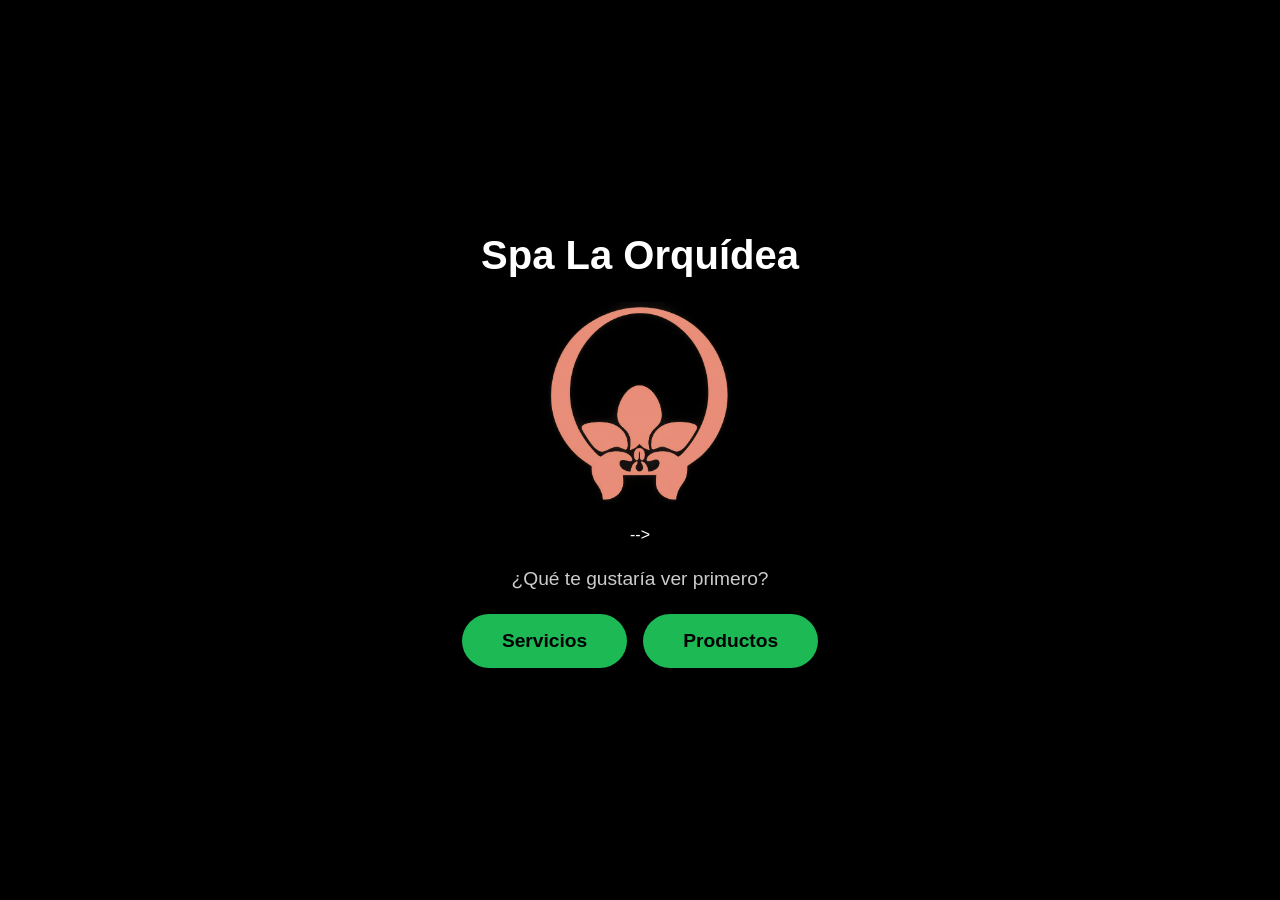
<file: index.html>
<!DOCTYPE html>
<html lang="es">
<head>
  <meta charset="UTF-8">
  <meta name="viewport" content="width=device-width, initial-scale=1.0">
  <title>Spa Orquídea</title>
  <link rel="stylesheet" href="estilos.css">
</head>
<body>

  <main class="portada">
    <h1 class="nombre">Spa La Orquídea</h1>
     <img src="WhatsApp Image 2026-10-23 at 6.27.53 PM.jpeg" alt="Logo de Spa Orquídea" class="logo"> -->

    <p class="pregunta">¿Qué te gustaría ver primero?</p>

    <div class="opciones">
      <a href="servicios.html" class="boton">Servicios</a>
      <a href="productos.html" class="boton">Productos</a>
    </div>
  </main>

</body>
</html>
</file>
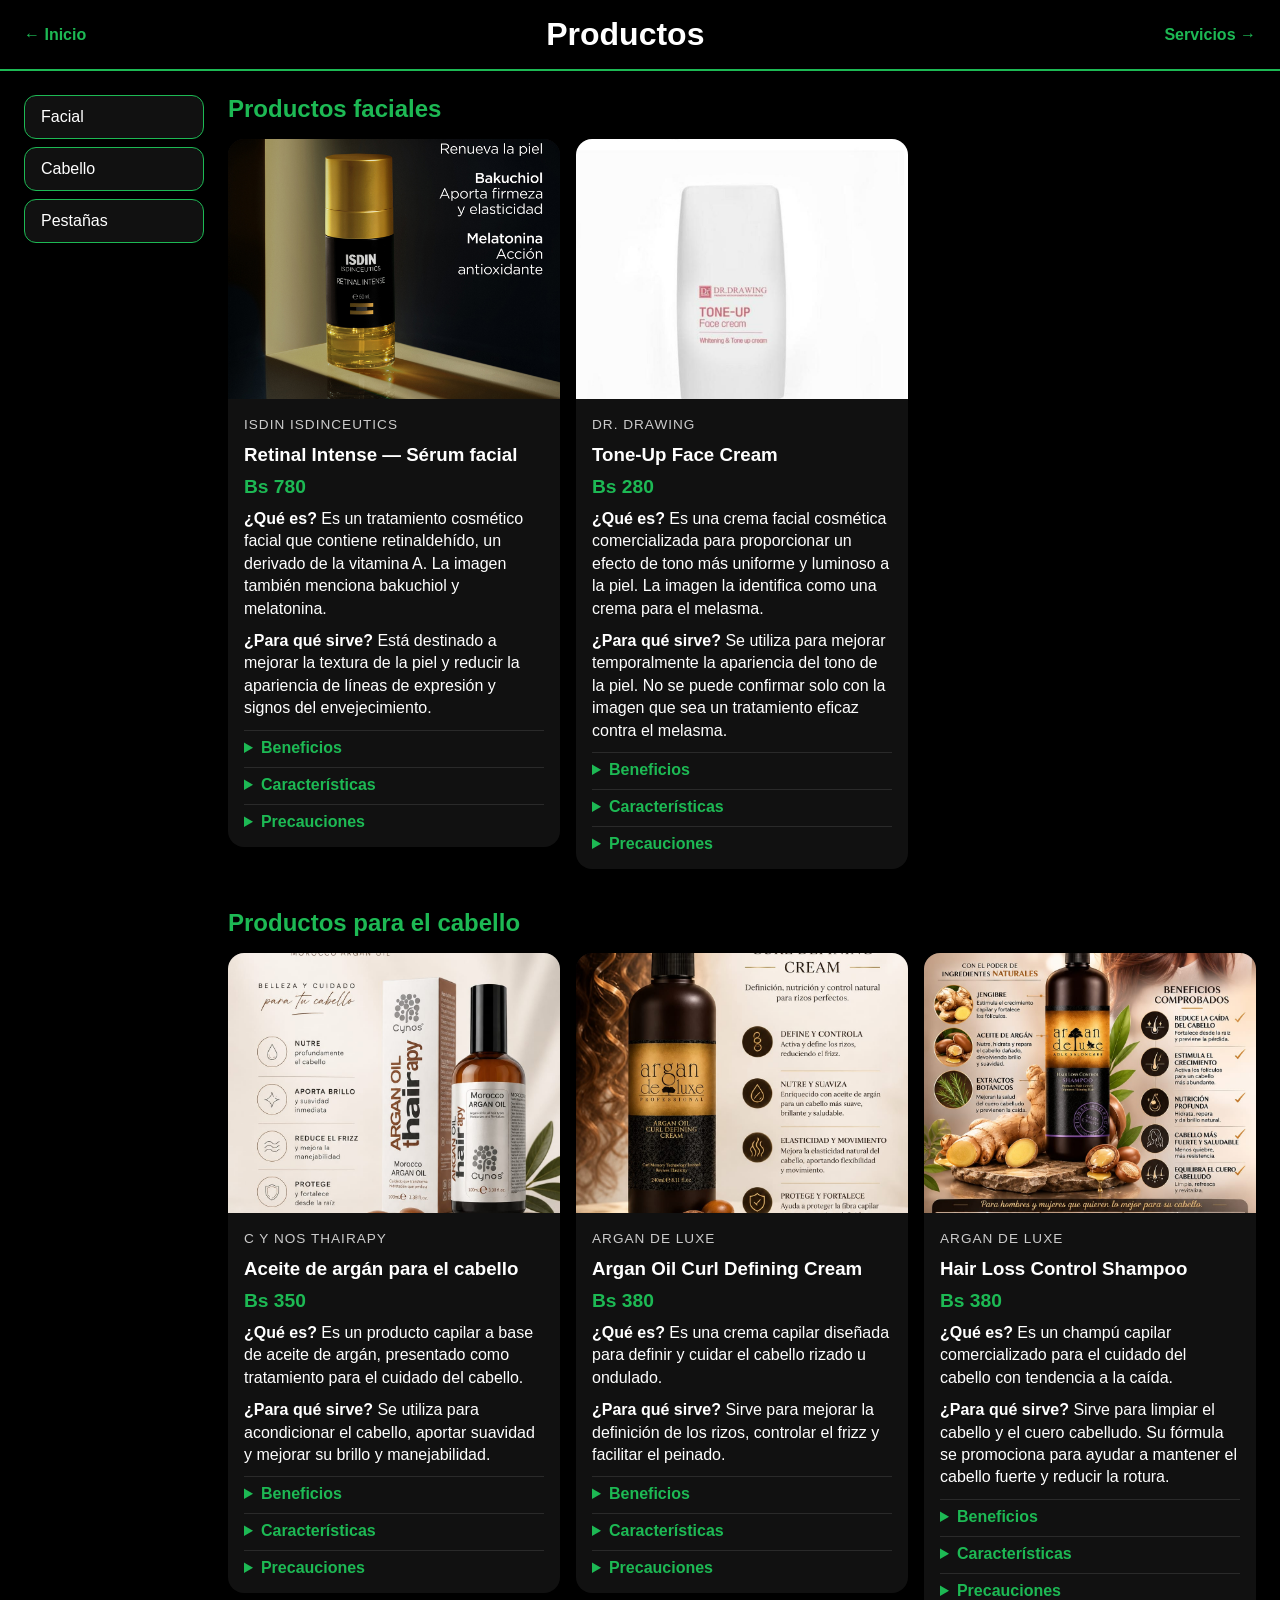
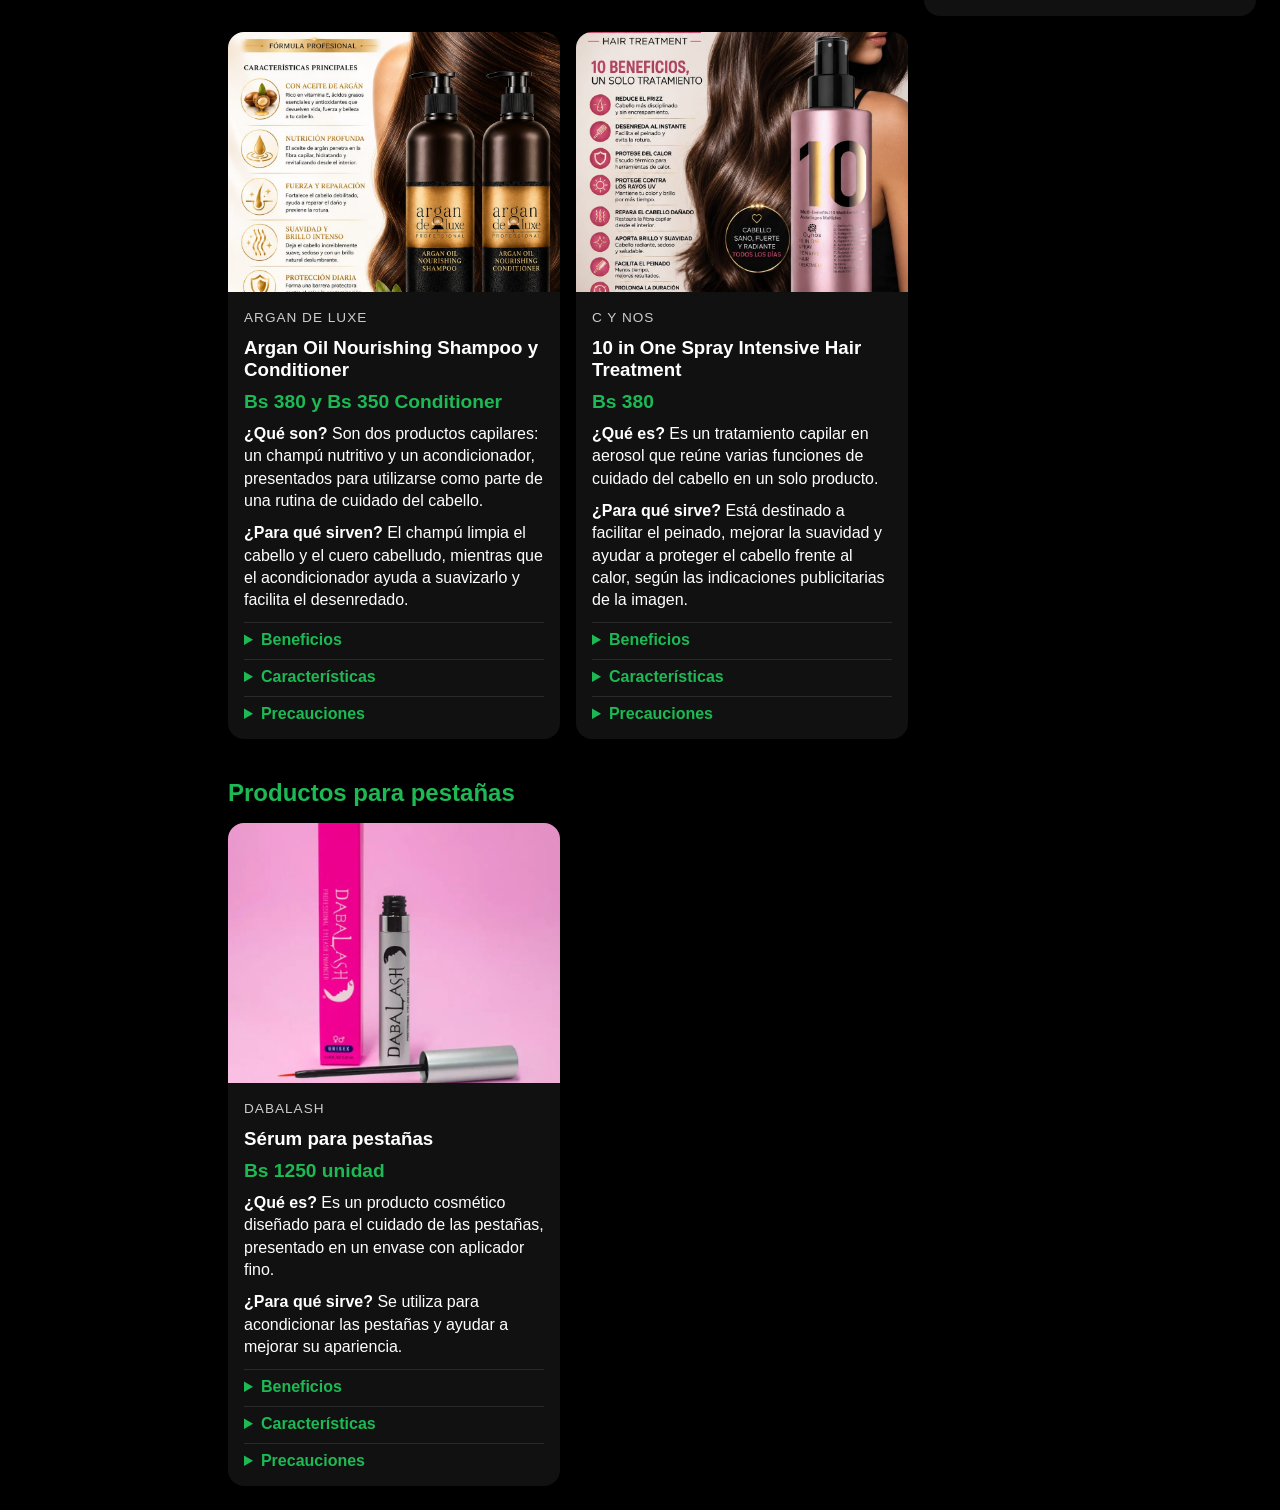
<file: productos.html>
<!DOCTYPE html>
<html lang="es">
<head>
  <meta charset="UTF-8">
  <meta name="viewport" content="width=device-width, initial-scale=1.0">
  <title>Productos - Spa Orquídea</title>
  <link rel="stylesheet" href="estilos.css">
</head>
<body>

  <!-- Barra superior con enlaces para moverse entre páginas -->
  <header class="encabezado">
    <a href="index.html" class="volver">← Inicio</a>
    <h1>Productos</h1>
    <a href="servicios.html" class="volver">Servicios →</a>
  </header>

  <div class="contenido">

    <!-- Menú lateral: cada enlace lleva a una sección por su id -->
    <nav class="menu-lateral">
      <a href="#facial">Facial</a>
      <a href="#cabello">Cabello</a>
      <a href="#pestanas">Pestañas</a>
    </nav>

    <main class="secciones">

      <section id="facial">
        <h2>Productos faciales</h2>
        <div class="lista-productos">
        <article class="producto">
          <div class="producto-imagen">
            <!-- Pon aquí la foto del producto: imagenes/productos/isdin-retinal-intense.jpg -->
            <img src="isidin.jpg" alt="ISDIN Isdinceutics Retinal Intense — Sérum facial" loading="lazy">
          </div>
          <div class="producto-info">
            <p class="marca">ISDIN Isdinceutics</p>
            <h3>Retinal Intense — Sérum facial</h3>
            <!-- Cambia 00 por el precio cuando lo tengas -->
            <span class="precio">Bs 780</span>
            <p><strong>¿Qué es?</strong> Es un tratamiento cosmético facial que contiene retinaldehído, un derivado de la vitamina A. La imagen también menciona bakuchiol y melatonina.</p>
            <p><strong>¿Para qué sirve?</strong> Está destinado a mejorar la textura de la piel y reducir la apariencia de líneas de expresión y signos del envejecimiento.</p>
            <details>
              <summary>Beneficios</summary>
              <ul>
              <li>Favorece la renovación de la superficie de la piel.</li>
              <li>Puede mejorar la textura y uniformidad del rostro.</li>
              <li>Ayuda a suavizar la apariencia de las líneas finas.</li>
              <li>Sus ingredientes antioxidantes contribuyen a proteger la piel frente al estrés oxidativo.</li>
              </ul>
            </details>
            <details>
              <summary>Características</summary>
              <ul>
              <li>Presentación en frasco con dosificador.</li>
              <li>Envase negro y dorado.</li>
              <li>Fórmula que incluye retinaldehído, según la imagen.</li>
              </ul>
            </details>
            <details>
              <summary>Precauciones</summary>
              <ul>
              <li>Puede causar irritación, sequedad, enrojecimiento o descamación.</li>
              <li>Utilizar protector solar durante el día.</li>
              <li>No combinarlo por cuenta propia con otros retinoides o exfoliantes fuertes.</li>
              <li>En adolescentes, conviene consultar con un dermatólogo antes de utilizar un tratamiento con retinaldehído.</li>
              </ul>
            </details>
          </div>
        </article>

        <article class="producto">
          <div class="producto-imagen">
            <!-- Pon aquí la foto del producto: imagenes/productos/tone-up-face-cream.jpg -->
            <img src="toneup.jpg" alt="Dr. Drawing Tone-Up Face Cream" loading="lazy">
          </div>
          <div class="producto-info">
            <p class="marca">Dr. Drawing</p>
            <h3>Tone-Up Face Cream</h3>
            <!-- Cambia 00 por el precio cuando lo tengas -->
            <span class="precio">Bs 280</span>
            <p><strong>¿Qué es?</strong> Es una crema facial cosmética comercializada para proporcionar un efecto de tono más uniforme y luminoso a la piel. La imagen la identifica como una crema para el melasma.</p>
            <p><strong>¿Para qué sirve?</strong> Se utiliza para mejorar temporalmente la apariencia del tono de la piel. No se puede confirmar solo con la imagen que sea un tratamiento eficaz contra el melasma.</p>
            <details>
              <summary>Beneficios</summary>
              <ul>
              <li>Puede aportar luminosidad al rostro.</li>
              <li>Puede ayudar a que el tono se vea más uniforme temporalmente.</li>
              <li>Puede mejorar la apariencia de la piel, dependiendo de su fórmula.</li>
              <li>Puede funcionar como producto cosmético de acabado, según sus ingredientes.</li>
              </ul>
            </details>
            <details>
              <summary>Características</summary>
              <ul>
              <li>Presentación en tubo blanco.</li>
              <li>Nombre comercial: Tone-Up Face Cream.</li>
              <li>La etiqueta incluye las expresiones Whitening y Tone up cream.</li>
              </ul>
            </details>
            <details>
              <summary>Precauciones</summary>
              <ul>
              <li>Revisar la lista de ingredientes y la procedencia del producto.</li>
              <li>Realizar una prueba en una zona pequeña antes de aplicarlo en todo el rostro.</li>
              <li>Utilizar protector solar para prevenir el empeoramiento de las manchas.</li>
              <li>Si se tiene melasma, consultar a un dermatólogo antes de utilizar productos despigmentantes.</li>
              </ul>
            </details>
          </div>
        </article>
        </div>
      </section>
      <section id="cabello">
        <h2>Productos para el cabello</h2>
        <div class="lista-productos">
        <article class="producto">
          <div class="producto-imagen">
            <!-- Pon aquí la foto del producto: imagenes/productos/cynos-aceite-argan.jpg -->
            <img src="aceite.jpg" alt="C y nos Thairapy Aceite de argán para el cabello" loading="lazy">
          </div>
          <div class="producto-info">
            <p class="marca">C y nos Thairapy</p>
            <h3>Aceite de argán para el cabello</h3>
            <!-- Cambia 00 por el precio cuando lo tengas -->
            <span class="precio">Bs 350</span>
            <p><strong>¿Qué es?</strong> Es un producto capilar a base de aceite de argán, presentado como tratamiento para el cuidado del cabello.</p>
            <p><strong>¿Para qué sirve?</strong> Se utiliza para acondicionar el cabello, aportar suavidad y mejorar su brillo y manejabilidad.</p>
            <details>
              <summary>Beneficios</summary>
              <ul>
              <li>Ayuda a suavizar el cabello seco.</li>
              <li>Aporta brillo y facilita el peinado.</li>
              <li>Puede reducir la apariencia del frizz.</li>
              <li>Ayuda a mejorar la sensación de suavidad y flexibilidad.</li>
              </ul>
            </details>
            <details>
              <summary>Características</summary>
              <ul>
              <li>Presentación en frasco de 100 ml.</li>
              <li>Contiene aceite de argán, según el envase.</li>
              <li>Producto de uso capilar.</li>
              </ul>
            </details>
            <details>
              <summary>Precauciones</summary>
              <ul>
              <li>Evitar el contacto con los ojos.</li>
              <li>Aplicar una cantidad moderada para evitar que el cabello quede grasoso.</li>
              <li>Comprobar los ingredientes si se tiene sensibilidad a algún componente.</li>
              <li>Seguir las instrucciones del fabricante.</li>
              </ul>
            </details>
          </div>
        </article>

        <article class="producto">
          <div class="producto-imagen">
            <!-- Pon aquí la foto del producto: imagenes/productos/argan-curl-cream.jpg -->
            <img src="rulos.jpg" alt="Argan de Luxe Argan Oil Curl Defining Cream" loading="lazy">
          </div>
          <div class="producto-info">
            <p class="marca">Argan de Luxe</p>
            <h3>Argan Oil Curl Defining Cream</h3>
            <!-- Cambia 00 por el precio cuando lo tengas -->
            <span class="precio">Bs 380</span>
            <p><strong>¿Qué es?</strong> Es una crema capilar diseñada para definir y cuidar el cabello rizado u ondulado.</p>
            <p><strong>¿Para qué sirve?</strong> Sirve para mejorar la definición de los rizos, controlar el frizz y facilitar el peinado.</p>
            <details>
              <summary>Beneficios</summary>
              <ul>
              <li>Ayuda a definir los rizos.</li>
              <li>Aporta suavidad y brillo.</li>
              <li>Facilita el manejo del cabello.</li>
              <li>Ayuda a mantener la flexibilidad y apariencia de los rizos.</li>
              </ul>
            </details>
            <details>
              <summary>Características</summary>
              <ul>
              <li>Presentación en frasco de 240 ml.</li>
              <li>Fórmula con aceite de argán, según la etiqueta.</li>
              <li>Crema diseñada para cabellos rizados u ondulados.</li>
              </ul>
            </details>
            <details>
              <summary>Precauciones</summary>
              <ul>
              <li>Evitar el contacto con los ojos.</li>
              <li>No aplicar cantidades excesivas para evitar que el cabello quede pesado.</li>
              <li>Comprobar la tolerancia del cuero cabelludo a sus ingredientes.</li>
              <li>Seguir las indicaciones del envase.</li>
              </ul>
            </details>
          </div>
        </article>

        <article class="producto">
          <div class="producto-imagen">
            <!-- Pon aquí la foto del producto: imagenes/productos/argan-hair-loss-shampoo.jpg -->
            <img src="caidacabello.jpg" alt="Argan de Luxe Hair Loss Control Shampoo" loading="lazy">
          </div>
          <div class="producto-info">
            <p class="marca">Argan de Luxe</p>
            <h3>Hair Loss Control Shampoo</h3>
            <!-- Cambia 00 por el precio cuando lo tengas -->
            <span class="precio">Bs 380</span>
            <p><strong>¿Qué es?</strong> Es un champú capilar comercializado para el cuidado del cabello con tendencia a la caída.</p>
            <p><strong>¿Para qué sirve?</strong> Sirve para limpiar el cabello y el cuero cabelludo. Su fórmula se promociona para ayudar a mantener el cabello fuerte y reducir la rotura.</p>
            <details>
              <summary>Beneficios</summary>
              <ul>
              <li>Elimina la suciedad y el exceso de grasa.</li>
              <li>Ayuda a mantener el cabello limpio.</li>
              <li>Puede mejorar la suavidad y manejabilidad del cabello.</li>
              <li>Ayuda a reducir la rotura asociada al daño capilar.</li>
              </ul>
            </details>
            <details>
              <summary>Características</summary>
              <ul>
              <li>Presentación en frasco con dispensador.</li>
              <li>La imagen menciona aceite de argán, jengibre y extractos botánicos.</li>
              <li>Está comercializado como champú para el control de la caída.</li>
              </ul>
            </details>
            <details>
              <summary>Precauciones</summary>
              <ul>
              <li>Evitar el contacto con los ojos.</li>
              <li>Suspender su uso si produce picazón o irritación.</li>
              <li>Seguir las instrucciones de aplicación.</li>
              <li>La publicidad no garantiza que detenga la caída ni que estimule el crecimiento; una caída persistente requiere valoración profesional.</li>
              </ul>
            </details>
          </div>
        </article>

        <article class="producto">
          <div class="producto-imagen">
            <!-- Pon aquí la foto del producto: imagenes/productos/argan-nourishing-shampoo-conditioner.jpg -->
            <img src="shampooacondiciomador.jpg" alt="Argan de Luxe Argan Oil Nourishing Shampoo y Conditioner" loading="lazy">
          </div>
          <div class="producto-info">
            <p class="marca">Argan de Luxe</p>
            <h3>Argan Oil Nourishing Shampoo y Conditioner</h3>
            <!-- Cambia 00 por el precio cuando lo tengas -->
            <span class="precio">Bs 380 y Bs 350 Conditioner</span>
            <p><strong>¿Qué son?</strong> Son dos productos capilares: un champú nutritivo y un acondicionador, presentados para utilizarse como parte de una rutina de cuidado del cabello.</p>
            <p><strong>¿Para qué sirven?</strong> El champú limpia el cabello y el cuero cabelludo, mientras que el acondicionador ayuda a suavizarlo y facilita el desenredado.</p>
            <details>
              <summary>Beneficios</summary>
              <ul>
              <li>Ayudan a mejorar la suavidad del cabello.</li>
              <li>Aportan brillo y facilitan el peinado.</li>
              <li>El acondicionador ayuda a reducir los enredos.</li>
              <li>Pueden mejorar la apariencia del cabello seco o dañado.</li>
              </ul>
            </details>
            <details>
              <summary>Características</summary>
              <ul>
              <li>Ambos productos se presentan en frascos de 500 ml.</li>
              <li>Contienen aceite de argán, según las etiquetas.</li>
              <li>El champú está formulado para limpiar y el acondicionador para acondicionar el cabello.</li>
              </ul>
            </details>
            <details>
              <summary>Precauciones</summary>
              <ul>
              <li>Evitar el contacto con los ojos.</li>
              <li>Enjuagar bien después del lavado.</li>
              <li>Aplicar el acondicionador principalmente de medios a puntas si el cuero cabelludo es graso.</li>
              <li>Suspender su uso si produce irritación.</li>
              </ul>
            </details>
          </div>
        </article>

        <article class="producto">
          <div class="producto-imagen">
            <!-- Pon aquí la foto del producto: imagenes/productos/cynos-10-in-1-spray.jpg -->
            <img src="spary.jpg" alt="C y nos 10 in One Spray Intensive Hair Treatment" loading="lazy">
          </div>
          <div class="producto-info">
            <p class="marca">C y nos</p>
            <h3>10 in One Spray Intensive Hair Treatment</h3>
            <!-- Cambia 00 por el precio cuando lo tengas -->
            <span class="precio">Bs 380</span>
            <p><strong>¿Qué es?</strong> Es un tratamiento capilar en aerosol que reúne varias funciones de cuidado del cabello en un solo producto.</p>
            <p><strong>¿Para qué sirve?</strong> Está destinado a facilitar el peinado, mejorar la suavidad y ayudar a proteger el cabello frente al calor, según las indicaciones publicitarias de la imagen.</p>
            <details>
              <summary>Beneficios</summary>
              <ul>
              <li>Ayuda a controlar el frizz.</li>
              <li>Facilita el desenredado.</li>
              <li>Aporta suavidad y brillo.</li>
              <li>Puede ayudar a reducir la rotura durante el peinado.</li>
              <li>Ofrece protección térmica si su fórmula está indicada para ello.</li>
              </ul>
            </details>
            <details>
              <summary>Características</summary>
              <ul>
              <li>Presentación en frasco de 200 ml con atomizador.</li>
              <li>Producto capilar sin enjuague, según el formato mostrado.</li>
              <li>La imagen promociona diez beneficios en un solo tratamiento.</li>
              </ul>
            </details>
            <details>
              <summary>Precauciones</summary>
              <ul>
              <li>Evitar el contacto con los ojos.</li>
              <li>No inhalar directamente el producto pulverizado.</li>
              <li>Comprobar las instrucciones antes de utilizarlo con herramientas de calor.</li>
              <li>No asumir que protege contra el calor o los rayos UV sin verificar la etiqueta del producto original.</li>
              </ul>
            </details>
          </div>
        </article>
        </div>
      </section>
      <section id="pestanas">
        <h2>Productos para pestañas</h2>
        <div class="lista-productos">
        <article class="producto">
          <div class="producto-imagen">
            <!-- Pon aquí la foto del producto: imagenes/productos/dabalash.jpg -->
            <img src="dabalash.jpg" alt="Dabalash Sérum para pestañas" loading="lazy">
          </div>
          <div class="producto-info">
            <p class="marca">Dabalash</p>
            <h3>Sérum para pestañas</h3>
            <!-- Cambia 00 por el precio cuando lo tengas -->
            <span class="precio">Bs 1250 unidad</span>
            <p><strong>¿Qué es?</strong> Es un producto cosmético diseñado para el cuidado de las pestañas, presentado en un envase con aplicador fino.</p>
            <p><strong>¿Para qué sirve?</strong> Se utiliza para acondicionar las pestañas y ayudar a mejorar su apariencia.</p>
            <details>
              <summary>Beneficios</summary>
              <ul>
              <li>Ayuda a mantener las pestañas acondicionadas.</li>
              <li>Puede mejorar su apariencia y aspecto saludable.</li>
              <li>Su aplicador fino permite distribuir el producto con precisión.</li>
              </ul>
            </details>
            <details>
              <summary>Características</summary>
              <ul>
              <li>Presentación en tubo con aplicador tipo pincel.</li>
              <li>Diseñado para aplicar una pequeña cantidad de producto.</li>
              <li>Envase de color rosa y blanco.</li>
              </ul>
            </details>
            <details>
              <summary>Precauciones</summary>
              <ul>
              <li>Evitar el contacto directo con los ojos.</li>
              <li>No aplicar sobre piel irritada.</li>
              <li>Suspender su uso si causa enrojecimiento o molestias.</li>
              <li>Revisar los ingredientes y las instrucciones del fabricante antes de utilizarlo.</li>
              </ul>
            </details>
          </div>
        </article>
        </div>
      </section>

    </main>
  </div>

</body>
</html>
</file>
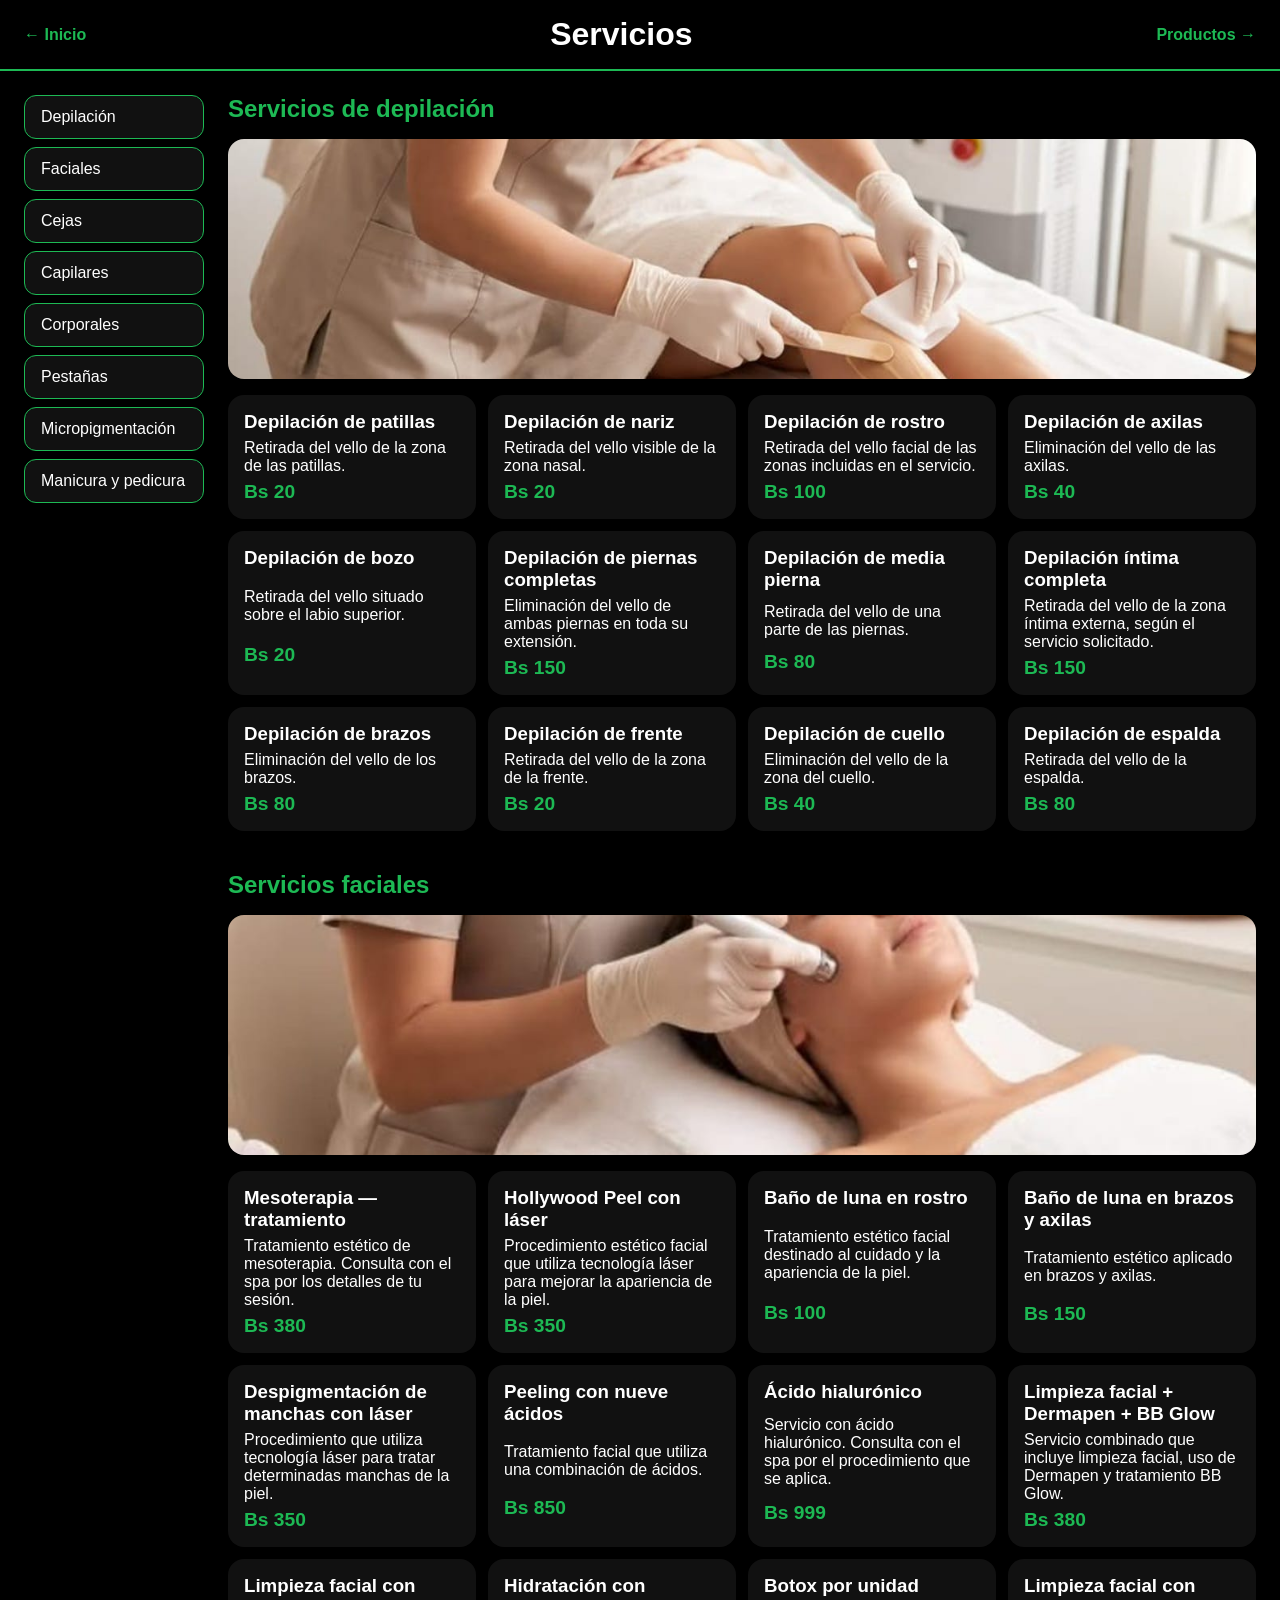
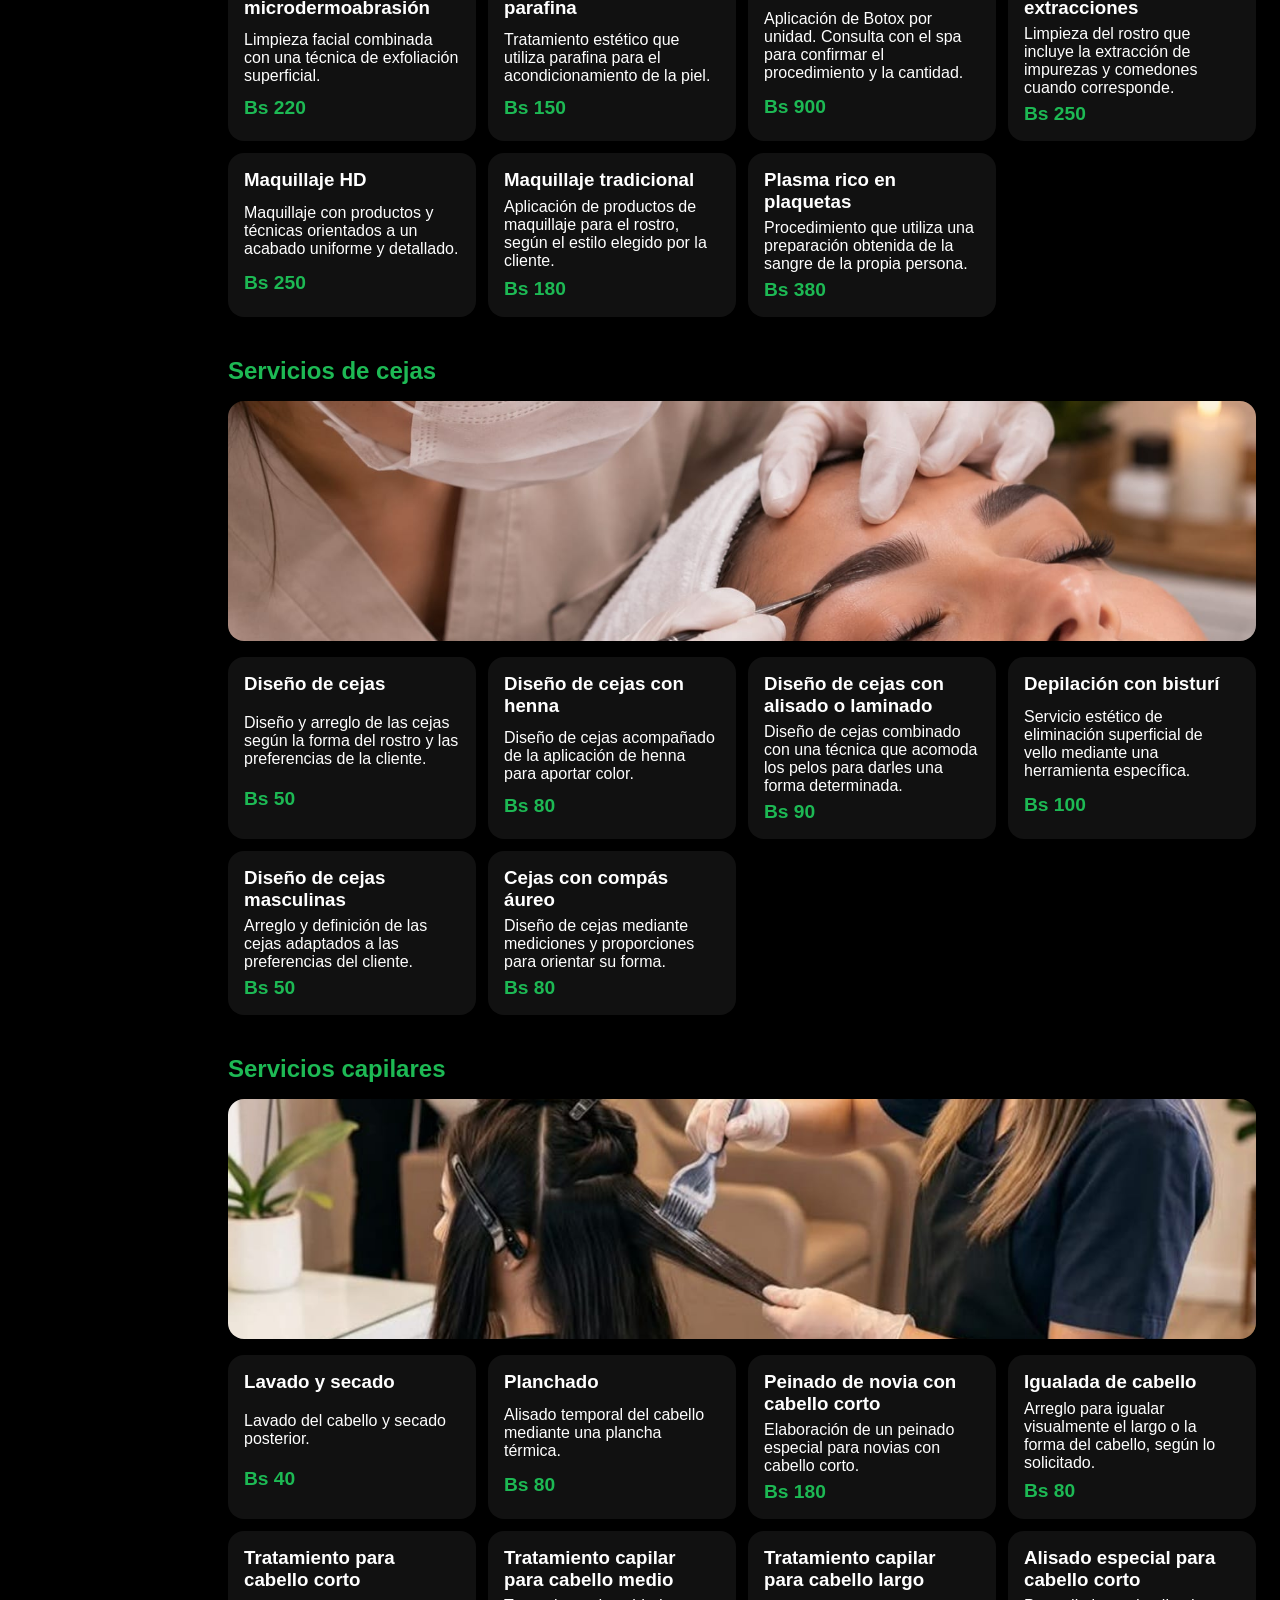
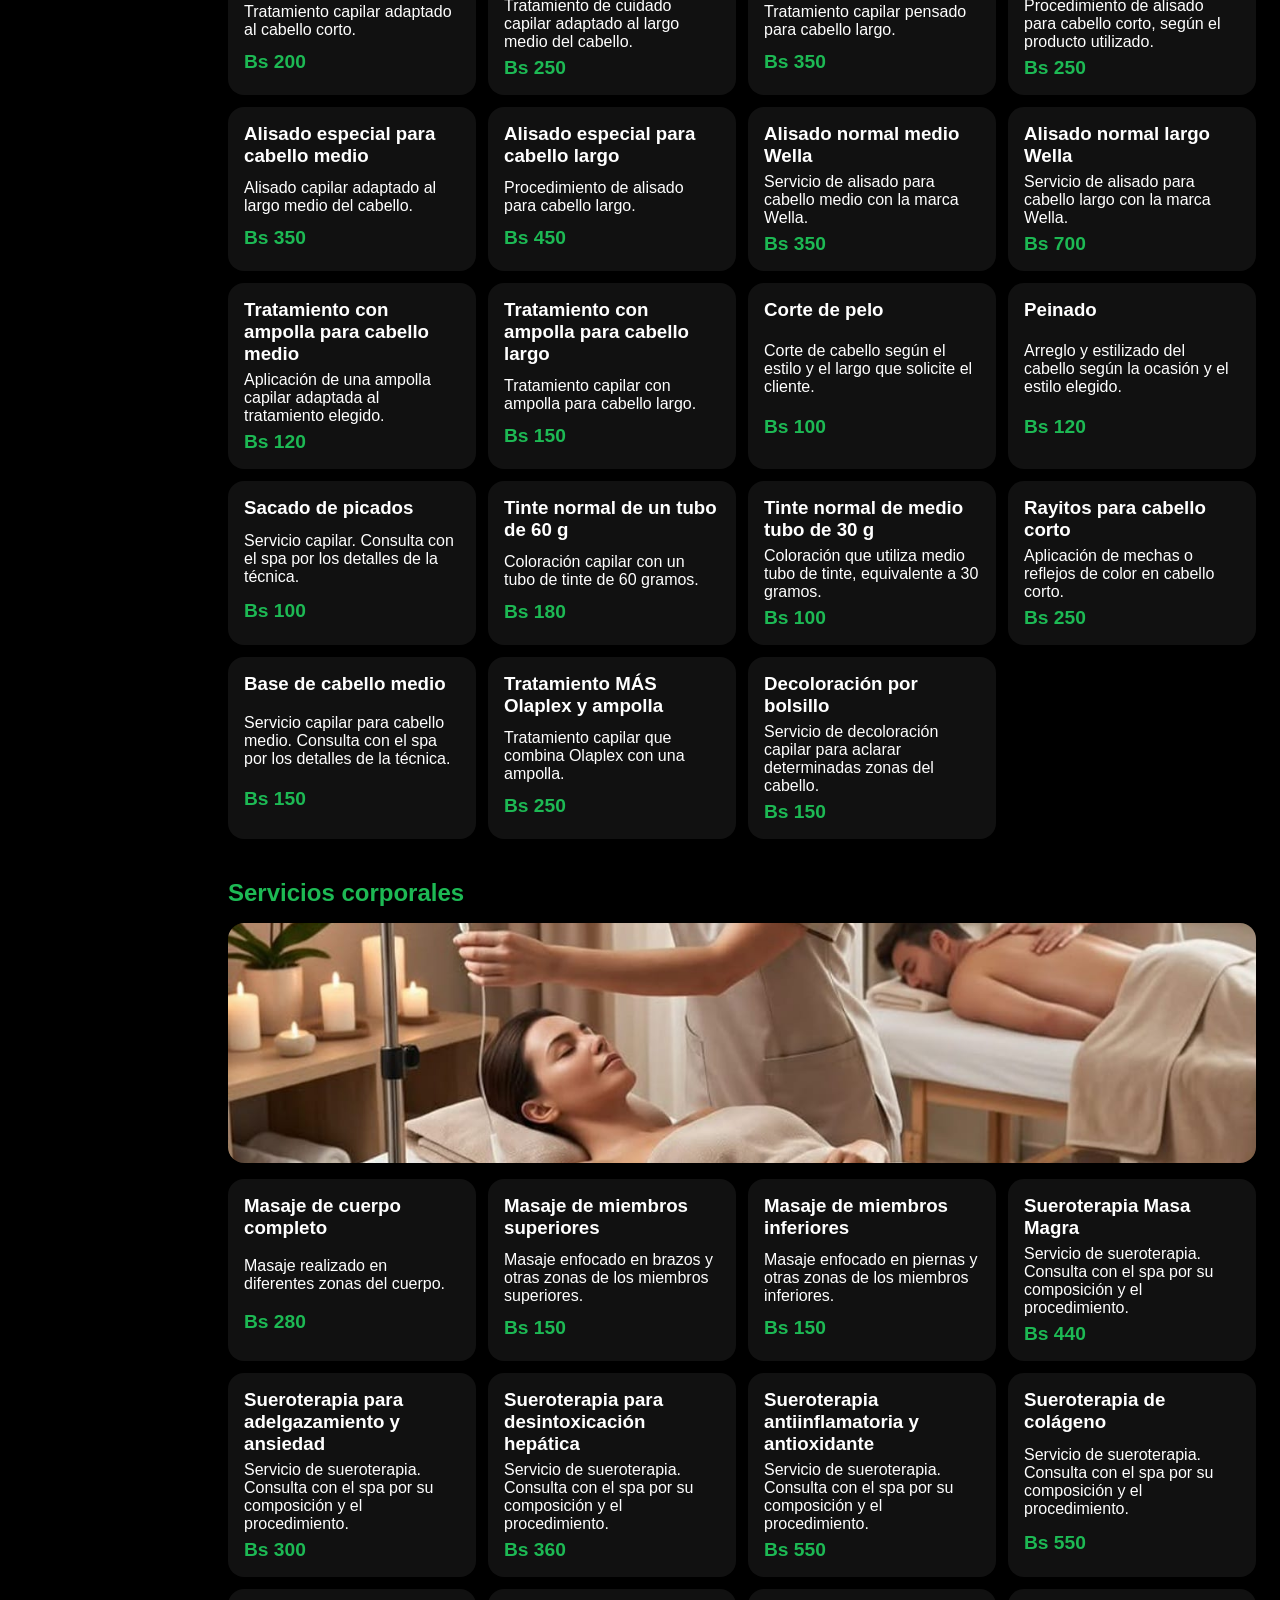
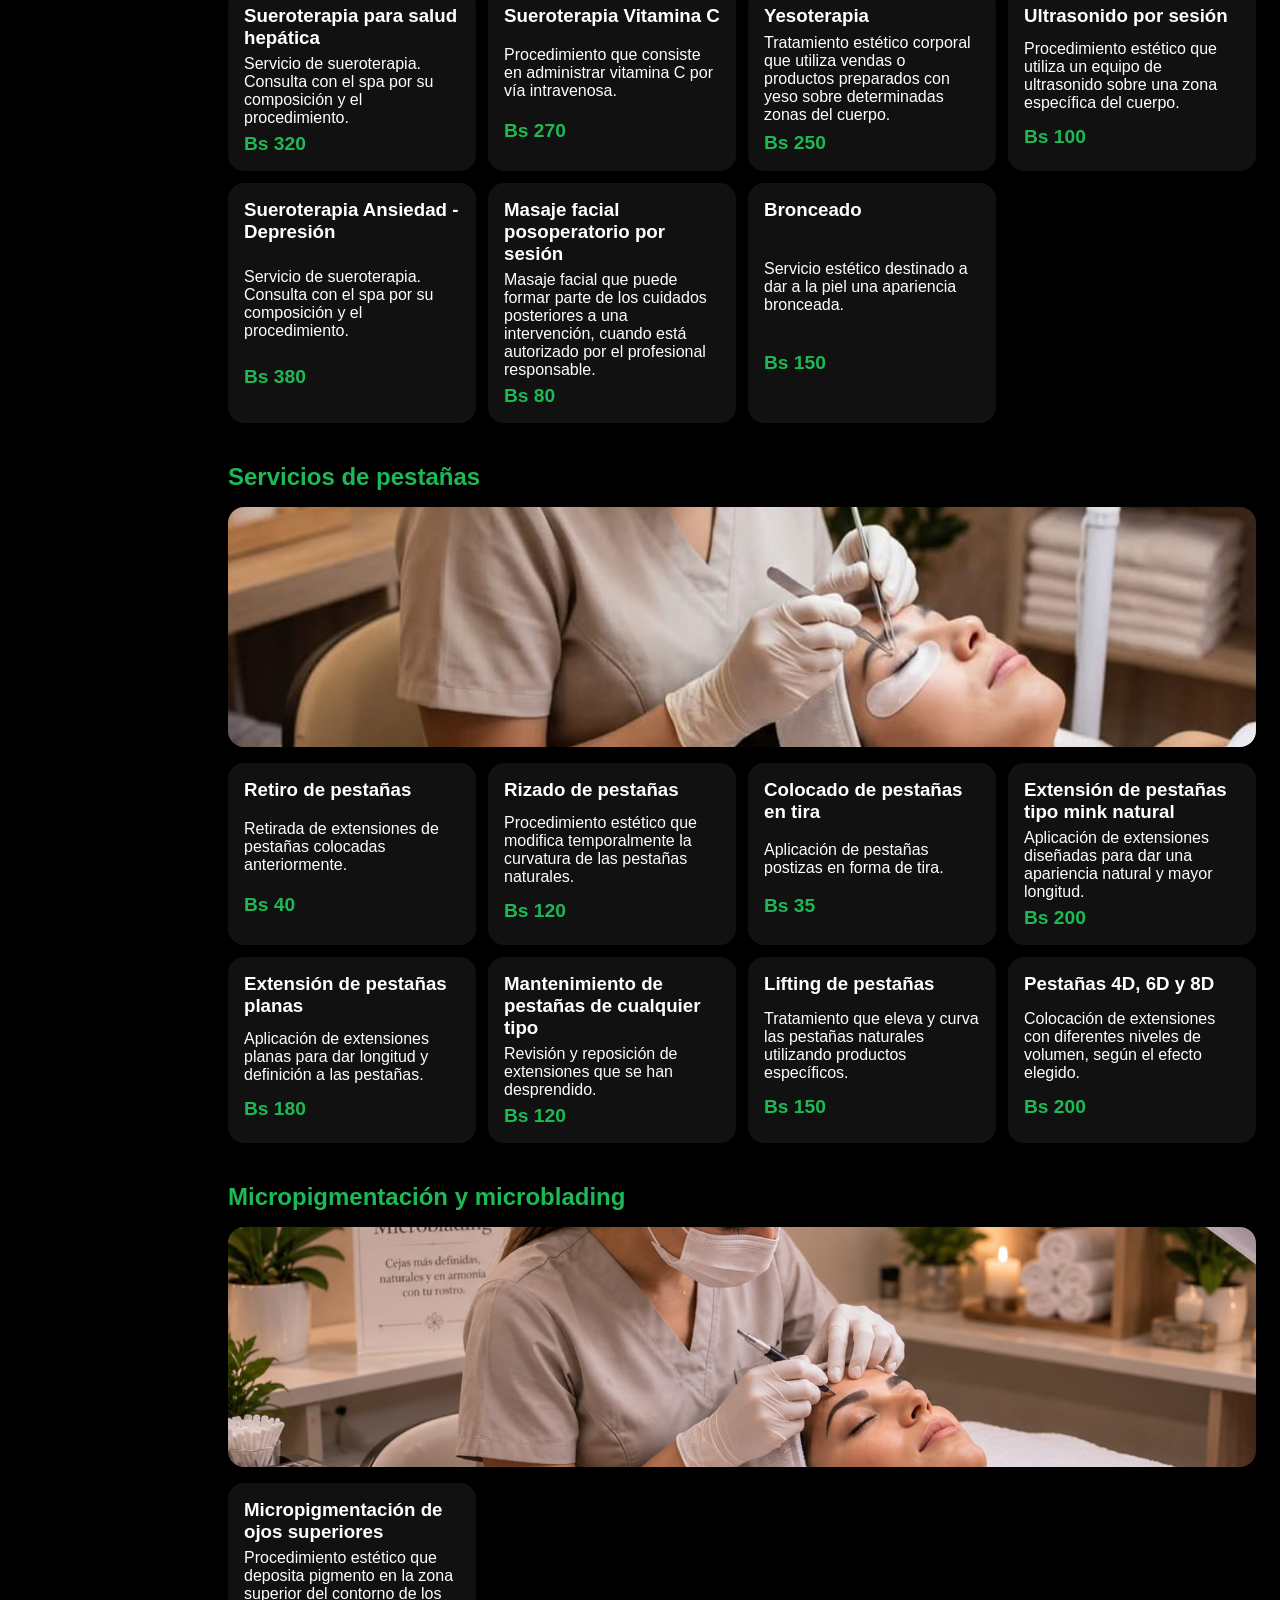
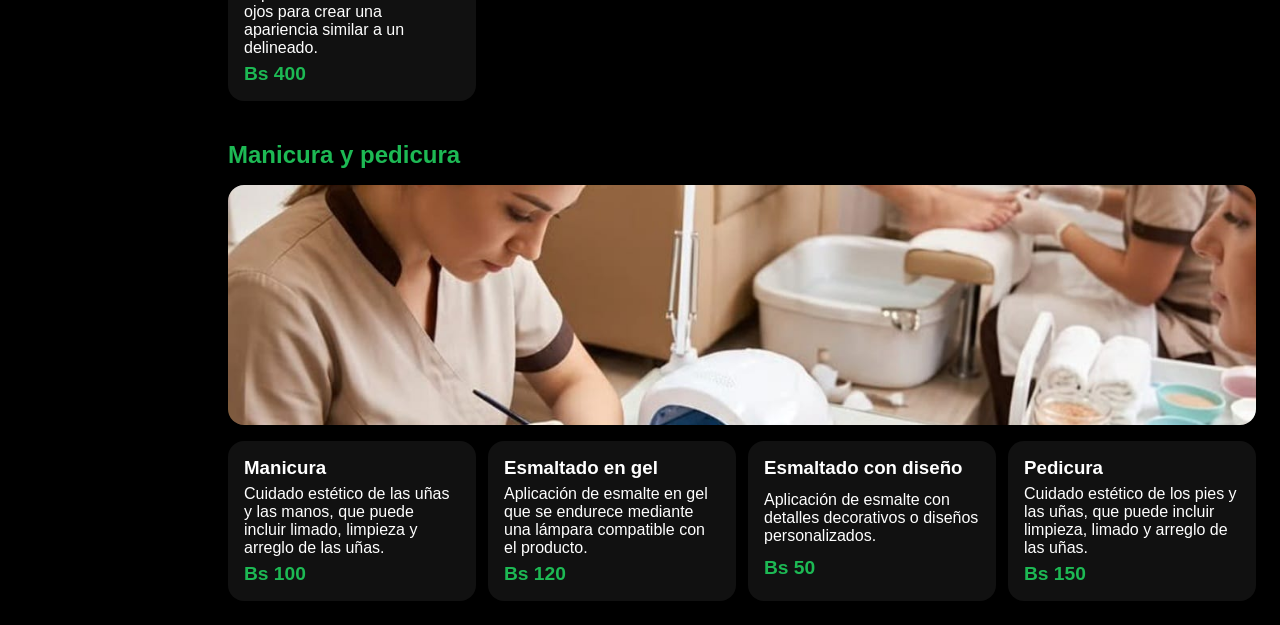
<file: servicios.html>
<!DOCTYPE html>
<html lang="es">
<head>
  <meta charset="UTF-8">
  <meta name="viewport" content="width=device-width, initial-scale=1.0">
  <title>Servicios - Spa Orquídea</title>
  <link rel="stylesheet" href="estilos.css">
</head>
<body>

  <!-- Barra superior con enlaces para moverse entre páginas -->
  <header class="encabezado">
    <a href="index.html" class="volver">← Inicio</a>
    <h1>Servicios</h1>
    <a href="productos.html" class="volver">Productos →</a>
  </header>

  <div class="contenido">

    <!-- Menú lateral: cada enlace lleva a una categoría por su id -->
    <nav class="menu-lateral">
      <a href="#depilacion">Depilación</a>
      <a href="#faciales">Faciales</a>
      <a href="#cejas">Cejas</a>
      <a href="#capilares">Capilares</a>
      <a href="#corporales">Corporales</a>
      <a href="#pestanas">Pestañas</a>
      <a href="#micropigmentacion">Micropigmentación</a>
      <a href="#manicura">Manicura y pedicura</a>
    </nav>

    <!-- Categorías y servicios -->
    <main class="secciones">

      <section id="depilacion">
        <h2>Servicios de depilación</h2>

        <!-- Una sola imagen representativa de la categoría -->
        <div class="imagen-categoria">
          <img src="depilaciones2.jpg" alt="Servicios de depilación en Spa Orquídea">
        </div>

        <div class="lista-servicios">
        <div class="tarjeta">
          <h3>Depilación de patillas</h3>
          <p>Retirada del vello de la zona de las patillas.</p>
          <span class="precio">Bs 20</span>
        </div>
        <div class="tarjeta">
          <h3>Depilación de nariz</h3>
          <p>Retirada del vello visible de la zona nasal.</p>
          <span class="precio">Bs 20</span>
        </div>
        <div class="tarjeta">
          <h3>Depilación de rostro</h3>
          <p>Retirada del vello facial de las zonas incluidas en el servicio.</p>
          <span class="precio">Bs 100</span>
        </div>
        <div class="tarjeta">
          <h3>Depilación de axilas</h3>
          <p>Eliminación del vello de las axilas.</p>
          <span class="precio">Bs 40</span>
        </div>
        <div class="tarjeta">
          <h3>Depilación de bozo</h3>
          <p>Retirada del vello situado sobre el labio superior.</p>
          <span class="precio">Bs 20</span>
        </div>
        <div class="tarjeta">
          <h3>Depilación de piernas completas</h3>
          <p>Eliminación del vello de ambas piernas en toda su extensión.</p>
          <span class="precio">Bs 150</span>
        </div>
        <div class="tarjeta">
          <h3>Depilación de media pierna</h3>
          <p>Retirada del vello de una parte de las piernas.</p>
          <span class="precio">Bs 80</span>
        </div>
        <div class="tarjeta">
          <h3>Depilación íntima completa</h3>
          <p>Retirada del vello de la zona íntima externa, según el servicio solicitado.</p>
          <span class="precio">Bs 150</span>
        </div>
        <div class="tarjeta">
          <h3>Depilación de brazos</h3>
          <p>Eliminación del vello de los brazos.</p>
          <span class="precio">Bs 80</span>
        </div>
        <div class="tarjeta">
          <h3>Depilación de frente</h3>
          <p>Retirada del vello de la zona de la frente.</p>
          <span class="precio">Bs 20</span>
        </div>
        <div class="tarjeta">
          <h3>Depilación de cuello</h3>
          <p>Eliminación del vello de la zona del cuello.</p>
          <span class="precio">Bs 40</span>
        </div>
        <div class="tarjeta">
          <h3>Depilación de espalda</h3>
          <p>Retirada del vello de la espalda.</p>
          <span class="precio">Bs 80</span>
        </div>

        <!-- ===== ESPACIO PARA SERVICIOS NUEVOS DE ESTA CATEGORÍA =====
          Copia este bloque, quita los símbolos de comentario y cambia los datos:

          <div class="tarjeta">
            <h3>Nombre del servicio</h3>
            <p>Descripción corta del servicio.</p>
            <span class="precio">Bs 00</span>
          </div>

        ============================================================ -->
        </div>
      </section>
      <section id="faciales">
        <h2>Servicios faciales</h2>

        <!-- Una sola imagen representativa de la categoría -->
        <div class="imagen-categoria">
          <img src="Facial.jpg" alt="Servicios faciales en Spa Orquídea">
        </div>

        <div class="lista-servicios">
        <div class="tarjeta">
          <h3>Mesoterapia — tratamiento</h3>
          <p>Tratamiento estético de mesoterapia. Consulta con el spa por los detalles de tu sesión.</p>
          <span class="precio">Bs 380</span>
        </div>
        <div class="tarjeta">
          <h3>Hollywood Peel con láser</h3>
          <p>Procedimiento estético facial que utiliza tecnología láser para mejorar la apariencia de la piel.</p>
          <span class="precio">Bs 350</span>
        </div>
        <div class="tarjeta">
          <h3>Baño de luna en rostro</h3>
          <p>Tratamiento estético facial destinado al cuidado y la apariencia de la piel.</p>
          <span class="precio">Bs 100</span>
        </div>
        <div class="tarjeta">
          <h3>Baño de luna en brazos y axilas</h3>
          <p>Tratamiento estético aplicado en brazos y axilas.</p>
          <span class="precio">Bs 150</span>
        </div>
        <div class="tarjeta">
          <h3>Despigmentación de manchas con láser</h3>
          <p>Procedimiento que utiliza tecnología láser para tratar determinadas manchas de la piel.</p>
          <span class="precio">Bs 350</span>
        </div>
        <div class="tarjeta">
          <h3>Peeling con nueve ácidos</h3>
          <p>Tratamiento facial que utiliza una combinación de ácidos.</p>
          <span class="precio">Bs 850</span>
        </div>
        <div class="tarjeta">
          <h3>Ácido hialurónico</h3>
          <p>Servicio con ácido hialurónico. Consulta con el spa por el procedimiento que se aplica.</p>
          <span class="precio">Bs 999</span>
        </div>
        <div class="tarjeta">
          <h3>Limpieza facial + Dermapen + BB Glow</h3>
          <p>Servicio combinado que incluye limpieza facial, uso de Dermapen y tratamiento BB Glow.</p>
          <span class="precio">Bs 380</span>
        </div>
        <div class="tarjeta">
          <h3>Limpieza facial con microdermoabrasión</h3>
          <p>Limpieza facial combinada con una técnica de exfoliación superficial.</p>
          <span class="precio">Bs 220</span>
        </div>
        <div class="tarjeta">
          <h3>Hidratación con parafina</h3>
          <p>Tratamiento estético que utiliza parafina para el acondicionamiento de la piel.</p>
          <span class="precio">Bs 150</span>
        </div>
        <div class="tarjeta">
          <h3>Botox por unidad</h3>
          <p>Aplicación de Botox por unidad. Consulta con el spa para confirmar el procedimiento y la cantidad.</p>
          <span class="precio">Bs 900</span>
        </div>
        <div class="tarjeta">
          <h3>Limpieza facial con extracciones</h3>
          <p>Limpieza del rostro que incluye la extracción de impurezas y comedones cuando corresponde.</p>
          <span class="precio">Bs 250</span>
        </div>
        <div class="tarjeta">
          <h3>Maquillaje HD</h3>
          <p>Maquillaje con productos y técnicas orientados a un acabado uniforme y detallado.</p>
          <span class="precio">Bs 250</span>
        </div>
        <div class="tarjeta">
          <h3>Maquillaje tradicional</h3>
          <p>Aplicación de productos de maquillaje para el rostro, según el estilo elegido por la cliente.</p>
          <span class="precio">Bs 180</span>
        </div>
        <div class="tarjeta">
          <h3>Plasma rico en plaquetas</h3>
          <p>Procedimiento que utiliza una preparación obtenida de la sangre de la propia persona.</p>
          <span class="precio">Bs 380</span>
        </div>

        <!-- ===== ESPACIO PARA SERVICIOS NUEVOS DE ESTA CATEGORÍA =====
          Copia este bloque, quita los símbolos de comentario y cambia los datos:

          <div class="tarjeta">
            <h3>Nombre del servicio</h3>
            <p>Descripción corta del servicio.</p>
            <span class="precio">Bs 00</span>
          </div>

        ============================================================ -->
        </div>
      </section>
      <section id="cejas">
        <h2>Servicios de cejas</h2>

        <!-- Una sola imagen representativa de la categoría -->
        <div class="imagen-categoria">
          <img src="cejas.jpg" alt="Servicios de cejas en Spa Orquídea">
        </div>

        <div class="lista-servicios">
        <div class="tarjeta">
          <h3>Diseño de cejas</h3>
          <p>Diseño y arreglo de las cejas según la forma del rostro y las preferencias de la cliente.</p>
          <span class="precio">Bs 50</span>
        </div>
        <div class="tarjeta">
          <h3>Diseño de cejas con henna</h3>
          <p>Diseño de cejas acompañado de la aplicación de henna para aportar color.</p>
          <span class="precio">Bs 80</span>
        </div>
        <div class="tarjeta">
          <h3>Diseño de cejas con alisado o laminado</h3>
          <p>Diseño de cejas combinado con una técnica que acomoda los pelos para darles una forma determinada.</p>
          <span class="precio">Bs 90</span>
        </div>
        <div class="tarjeta">
          <h3>Depilación con bisturí</h3>
          <p>Servicio estético de eliminación superficial de vello mediante una herramienta específica.</p>
          <span class="precio">Bs 100</span>
        </div>
        <div class="tarjeta">
          <h3>Diseño de cejas masculinas</h3>
          <p>Arreglo y definición de las cejas adaptados a las preferencias del cliente.</p>
          <span class="precio">Bs 50</span>
        </div>
        <div class="tarjeta">
          <h3>Cejas con compás áureo</h3>
          <p>Diseño de cejas mediante mediciones y proporciones para orientar su forma.</p>
          <span class="precio">Bs 80</span>
        </div>

        <!-- ===== ESPACIO PARA SERVICIOS NUEVOS DE ESTA CATEGORÍA =====
          Copia este bloque, quita los símbolos de comentario y cambia los datos:

          <div class="tarjeta">
            <h3>Nombre del servicio</h3>
            <p>Descripción corta del servicio.</p>
            <span class="precio">Bs 00</span>
          </div>

        ============================================================ -->
        </div>
      </section>
      <section id="capilares">
        <h2>Servicios capilares</h2>

        <!-- Una sola imagen representativa de la categoría -->
        <div class="imagen-categoria">
          <img src="capilar.jpg" alt="Servicios capilares en Spa Orquídea">
        </div>

        <div class="lista-servicios">
        <div class="tarjeta">
          <h3>Lavado y secado</h3>
          <p>Lavado del cabello y secado posterior.</p>
          <span class="precio">Bs 40</span>
        </div>
        <div class="tarjeta">
          <h3>Planchado</h3>
          <p>Alisado temporal del cabello mediante una plancha térmica.</p>
          <span class="precio">Bs 80</span>
        </div>
        <div class="tarjeta">
          <h3>Peinado de novia con cabello corto</h3>
          <p>Elaboración de un peinado especial para novias con cabello corto.</p>
          <span class="precio">Bs 180</span>
        </div>
        <div class="tarjeta">
          <h3>Igualada de cabello</h3>
          <p>Arreglo para igualar visualmente el largo o la forma del cabello, según lo solicitado.</p>
          <span class="precio">Bs 80</span>
        </div>
        <div class="tarjeta">
          <h3>Tratamiento para cabello corto</h3>
          <p>Tratamiento capilar adaptado al cabello corto.</p>
          <span class="precio">Bs 200</span>
        </div>
        <div class="tarjeta">
          <h3>Tratamiento capilar para cabello medio</h3>
          <p>Tratamiento de cuidado capilar adaptado al largo medio del cabello.</p>
          <span class="precio">Bs 250</span>
        </div>
        <div class="tarjeta">
          <h3>Tratamiento capilar para cabello largo</h3>
          <p>Tratamiento capilar pensado para cabello largo.</p>
          <span class="precio">Bs 350</span>
        </div>
        <div class="tarjeta">
          <h3>Alisado especial para cabello corto</h3>
          <p>Procedimiento de alisado para cabello corto, según el producto utilizado.</p>
          <span class="precio">Bs 250</span>
        </div>
        <div class="tarjeta">
          <h3>Alisado especial para cabello medio</h3>
          <p>Alisado capilar adaptado al largo medio del cabello.</p>
          <span class="precio">Bs 350</span>
        </div>
        <div class="tarjeta">
          <h3>Alisado especial para cabello largo</h3>
          <p>Procedimiento de alisado para cabello largo.</p>
          <span class="precio">Bs 450</span>
        </div>
        <div class="tarjeta">
          <h3>Alisado normal medio Wella</h3>
          <p>Servicio de alisado para cabello medio con la marca Wella.</p>
          <span class="precio">Bs 350</span>
        </div>
        <div class="tarjeta">
          <h3>Alisado normal largo Wella</h3>
          <p>Servicio de alisado para cabello largo con la marca Wella.</p>
          <span class="precio">Bs 700</span>
        </div>
        <div class="tarjeta">
          <h3>Tratamiento con ampolla para cabello medio</h3>
          <p>Aplicación de una ampolla capilar adaptada al tratamiento elegido.</p>
          <span class="precio">Bs 120</span>
        </div>
        <div class="tarjeta">
          <h3>Tratamiento con ampolla para cabello largo</h3>
          <p>Tratamiento capilar con ampolla para cabello largo.</p>
          <span class="precio">Bs 150</span>
        </div>
        <div class="tarjeta">
          <h3>Corte de pelo</h3>
          <p>Corte de cabello según el estilo y el largo que solicite el cliente.</p>
          <span class="precio">Bs 100</span>
        </div>
        <div class="tarjeta">
          <h3>Peinado</h3>
          <p>Arreglo y estilizado del cabello según la ocasión y el estilo elegido.</p>
          <span class="precio">Bs 120</span>
        </div>
        <div class="tarjeta">
          <h3>Sacado de picados</h3>
          <p>Servicio capilar. Consulta con el spa por los detalles de la técnica.</p>
          <span class="precio">Bs 100</span>
        </div>
        <div class="tarjeta">
          <h3>Tinte normal de un tubo de 60 g</h3>
          <p>Coloración capilar con un tubo de tinte de 60 gramos.</p>
          <span class="precio">Bs 180</span>
        </div>
        <div class="tarjeta">
          <h3>Tinte normal de medio tubo de 30 g</h3>
          <p>Coloración que utiliza medio tubo de tinte, equivalente a 30 gramos.</p>
          <span class="precio">Bs 100</span>
        </div>
        <div class="tarjeta">
          <h3>Rayitos para cabello corto</h3>
          <p>Aplicación de mechas o reflejos de color en cabello corto.</p>
          <span class="precio">Bs 250</span>
        </div>
        <div class="tarjeta">
          <h3>Base de cabello medio</h3>
          <p>Servicio capilar para cabello medio. Consulta con el spa por los detalles de la técnica.</p>
          <span class="precio">Bs 150</span>
        </div>
        <div class="tarjeta">
          <h3>Tratamiento MÁS Olaplex y ampolla</h3>
          <p>Tratamiento capilar que combina Olaplex con una ampolla.</p>
          <span class="precio">Bs 250</span>
        </div>
        <div class="tarjeta">
          <h3>Decoloración por bolsillo</h3>
          <p>Servicio de decoloración capilar para aclarar determinadas zonas del cabello.</p>
          <span class="precio">Bs 150</span>
        </div>

        <!-- ===== ESPACIO PARA SERVICIOS NUEVOS DE ESTA CATEGORÍA =====
          Copia este bloque, quita los símbolos de comentario y cambia los datos:

          <div class="tarjeta">
            <h3>Nombre del servicio</h3>
            <p>Descripción corta del servicio.</p>
            <span class="precio">Bs 00</span>
          </div>

        ============================================================ -->
        </div>
      </section>
      <section id="corporales">
        <h2>Servicios corporales</h2>

        <!-- Una sola imagen representativa de la categoría -->
        <div class="imagen-categoria">
          <img src="Corporales.jpg" alt="Servicios corporales en Spa Orquídea">
        </div>

        <div class="lista-servicios">
        <div class="tarjeta">
          <h3>Masaje de cuerpo completo</h3>
          <p>Masaje realizado en diferentes zonas del cuerpo.</p>
          <span class="precio">Bs 280</span>
        </div>
        <div class="tarjeta">
          <h3>Masaje de miembros superiores</h3>
          <p>Masaje enfocado en brazos y otras zonas de los miembros superiores.</p>
          <span class="precio">Bs 150</span>
        </div>
        <div class="tarjeta">
          <h3>Masaje de miembros inferiores</h3>
          <p>Masaje enfocado en piernas y otras zonas de los miembros inferiores.</p>
          <span class="precio">Bs 150</span>
        </div>
        <div class="tarjeta">
          <h3>Sueroterapia Masa Magra</h3>
          <p>Servicio de sueroterapia. Consulta con el spa por su composición y el procedimiento.</p>
          <span class="precio">Bs 440</span>
        </div>
        <div class="tarjeta">
          <h3>Sueroterapia para adelgazamiento y ansiedad</h3>
          <p>Servicio de sueroterapia. Consulta con el spa por su composición y el procedimiento.</p>
          <span class="precio">Bs 300</span>
        </div>
        <div class="tarjeta">
          <h3>Sueroterapia para desintoxicación hepática</h3>
          <p>Servicio de sueroterapia. Consulta con el spa por su composición y el procedimiento.</p>
          <span class="precio">Bs 360</span>
        </div>
        <div class="tarjeta">
          <h3>Sueroterapia antiinflamatoria y antioxidante</h3>
          <p>Servicio de sueroterapia. Consulta con el spa por su composición y el procedimiento.</p>
          <span class="precio">Bs 550</span>
        </div>
        <div class="tarjeta">
          <h3>Sueroterapia de colágeno</h3>
          <p>Servicio de sueroterapia. Consulta con el spa por su composición y el procedimiento.</p>
          <span class="precio">Bs 550</span>
        </div>
        <div class="tarjeta">
          <h3>Sueroterapia para salud hepática</h3>
          <p>Servicio de sueroterapia. Consulta con el spa por su composición y el procedimiento.</p>
          <span class="precio">Bs 320</span>
        </div>
        <div class="tarjeta">
          <h3>Sueroterapia Vitamina C</h3>
          <p>Procedimiento que consiste en administrar vitamina C por vía intravenosa.</p>
          <span class="precio">Bs 270</span>
        </div>
        <div class="tarjeta">
          <h3>Yesoterapia</h3>
          <p>Tratamiento estético corporal que utiliza vendas o productos preparados con yeso sobre determinadas zonas del cuerpo.</p>
          <span class="precio">Bs 250</span>
        </div>
        <div class="tarjeta">
          <h3>Ultrasonido por sesión</h3>
          <p>Procedimiento estético que utiliza un equipo de ultrasonido sobre una zona específica del cuerpo.</p>
          <span class="precio">Bs 100</span>
        </div>
        <div class="tarjeta">
          <h3>Sueroterapia Ansiedad - Depresión</h3>
          <p>Servicio de sueroterapia. Consulta con el spa por su composición y el procedimiento.</p>
          <span class="precio">Bs 380</span>
        </div>
        <div class="tarjeta">
          <h3>Masaje facial posoperatorio por sesión</h3>
          <p>Masaje facial que puede formar parte de los cuidados posteriores a una intervención, cuando está autorizado por el profesional responsable.</p>
          <span class="precio">Bs 80</span>
        </div>
        <div class="tarjeta">
          <h3>Bronceado</h3>
          <p>Servicio estético destinado a dar a la piel una apariencia bronceada.</p>
          <span class="precio">Bs 150</span>
        </div>

        <!-- ===== ESPACIO PARA SERVICIOS NUEVOS DE ESTA CATEGORÍA =====
          Copia este bloque, quita los símbolos de comentario y cambia los datos:

          <div class="tarjeta">
            <h3>Nombre del servicio</h3>
            <p>Descripción corta del servicio.</p>
            <span class="precio">Bs 00</span>
          </div>

        ============================================================ -->
        </div>
      </section>
      <section id="pestanas">
        <h2>Servicios de pestañas</h2>

        <!-- Una sola imagen representativa de la categoría -->
        <div class="imagen-categoria">
          <img src="pestañas.jpg" alt="Servicios de pestañas en Spa Orquídea">
        </div>

        <div class="lista-servicios">
        <div class="tarjeta">
          <h3>Retiro de pestañas</h3>
          <p>Retirada de extensiones de pestañas colocadas anteriormente.</p>
          <span class="precio">Bs 40</span>
        </div>
        <div class="tarjeta">
          <h3>Rizado de pestañas</h3>
          <p>Procedimiento estético que modifica temporalmente la curvatura de las pestañas naturales.</p>
          <span class="precio">Bs 120</span>
        </div>
        <div class="tarjeta">
          <h3>Colocado de pestañas en tira</h3>
          <p>Aplicación de pestañas postizas en forma de tira.</p>
          <span class="precio">Bs 35</span>
        </div>
        <div class="tarjeta">
          <h3>Extensión de pestañas tipo mink natural</h3>
          <p>Aplicación de extensiones diseñadas para dar una apariencia natural y mayor longitud.</p>
          <span class="precio">Bs 200</span>
        </div>
        <div class="tarjeta">
          <h3>Extensión de pestañas planas</h3>
          <p>Aplicación de extensiones planas para dar longitud y definición a las pestañas.</p>
          <span class="precio">Bs 180</span>
        </div>
        <div class="tarjeta">
          <h3>Mantenimiento de pestañas de cualquier tipo</h3>
          <p>Revisión y reposición de extensiones que se han desprendido.</p>
          <span class="precio">Bs 120</span>
        </div>
        <div class="tarjeta">
          <h3>Lifting de pestañas</h3>
          <p>Tratamiento que eleva y curva las pestañas naturales utilizando productos específicos.</p>
          <span class="precio">Bs 150</span>
        </div>
        <div class="tarjeta">
          <h3>Pestañas 4D, 6D y 8D</h3>
          <p>Colocación de extensiones con diferentes niveles de volumen, según el efecto elegido.</p>
          <span class="precio">Bs 200</span>
        </div>

        <!-- ===== ESPACIO PARA SERVICIOS NUEVOS DE ESTA CATEGORÍA =====
          Copia este bloque, quita los símbolos de comentario y cambia los datos:

          <div class="tarjeta">
            <h3>Nombre del servicio</h3>
            <p>Descripción corta del servicio.</p>
            <span class="precio">Bs 00</span>
          </div>

        ============================================================ -->
        </div>
      </section>
      <section id="micropigmentacion">
        <h2>Micropigmentación y microblading</h2>

        <!-- Una sola imagen representativa de la categoría -->
        <div class="imagen-categoria">
          <img src="microblading.jpg" alt="Micropigmentación y microblading en Spa Orquídea">
        </div>

        <div class="lista-servicios">
        <div class="tarjeta">
          <h3>Micropigmentación de ojos superiores</h3>
          <p>Procedimiento estético que deposita pigmento en la zona superior del contorno de los ojos para crear una apariencia similar a un delineado.</p>
          <span class="precio">Bs 400</span>
        </div>

        <!-- ===== ESPACIO PARA SERVICIOS NUEVOS DE ESTA CATEGORÍA =====
          Copia este bloque, quita los símbolos de comentario y cambia los datos:

          <div class="tarjeta">
            <h3>Nombre del servicio</h3>
            <p>Descripción corta del servicio.</p>
            <span class="precio">Bs 00</span>
          </div>

        ============================================================ -->
        </div>
      </section>
      <section id="manicura">
        <h2>Manicura y pedicura</h2>

        <!-- Una sola imagen representativa de la categoría -->
        <div class="imagen-categoria">
          <img src="manicuria.jpg" alt="Manicura y pedicura en Spa Orquídea">
        </div>

        <div class="lista-servicios">
        <div class="tarjeta">
          <h3>Manicura</h3>
          <p>Cuidado estético de las uñas y las manos, que puede incluir limado, limpieza y arreglo de las uñas.</p>
          <span class="precio">Bs 100</span>
        </div>
        <div class="tarjeta">
          <h3>Esmaltado en gel</h3>
          <p>Aplicación de esmalte en gel que se endurece mediante una lámpara compatible con el producto.</p>
          <span class="precio">Bs 120</span>
        </div>
        <div class="tarjeta">
          <h3>Esmaltado con diseño</h3>
          <p>Aplicación de esmalte con detalles decorativos o diseños personalizados.</p>
          <span class="precio">Bs 50</span>
        </div>
        <div class="tarjeta">
          <h3>Pedicura</h3>
          <p>Cuidado estético de los pies y las uñas, que puede incluir limpieza, limado y arreglo de las uñas.</p>
          <span class="precio">Bs 150</span>
        </div>

        <!-- ===== ESPACIO PARA SERVICIOS NUEVOS DE ESTA CATEGORÍA =====
          Copia este bloque, quita los símbolos de comentario y cambia los datos:

          <div class="tarjeta">
            <h3>Nombre del servicio</h3>
            <p>Descripción corta del servicio.</p>
            <span class="precio">Bs 00</span>
          </div>

        ============================================================ -->
        </div>
      </section>

    </main>
  </div>

</body>
</html>
</file>
<file: estilos.css>
/* Quita los márgenes que el navegador pone por defecto */
* {
  margin: 0;
  padding: 0;
  box-sizing: border-box;
}

/* Fondo negro para toda la página */
body {
  background-color: #000000;
  color: #ffffff;
  font-family: Arial, sans-serif;
}

/* ---------- Portada ---------- */

.portada {
  min-height: 100vh;
  display: flex;
  flex-direction: column;
  align-items: center;
  justify-content: center;
  gap: 24px;
  padding: 20px;
  text-align: center;
}

.nombre {
  font-size: 2.5rem;
}

.logo {
  width: 200px;
  max-width: 70%;
}

.pregunta {
  font-size: 1.2rem;
  color: #cccccc;
}

.opciones {
  display: flex;
  flex-wrap: wrap;
  gap: 16px;
  justify-content: center;
}

.boton {
  background-color: #1db954;
  color: #000000;
  text-decoration: none;
  font-weight: bold;
  font-size: 1.2rem;
  padding: 16px 40px;
  border-radius: 50px;
  transition: transform 0.2s, background-color 0.2s;
}

.boton:hover {
  background-color: #2ee66b;
  transform: scale(1.05);
}

/* ---------- Páginas interiores (Servicios y Productos) ---------- */

html {
  scroll-behavior: smooth;
}

.encabezado {
  display: flex;
  justify-content: space-between;
  align-items: center;
  padding: 16px 24px;
  border-bottom: 2px solid #1db954;
}

.volver {
  color: #1db954;
  text-decoration: none;
  font-weight: bold;
}

.contenido {
  display: flex;
  gap: 24px;
  padding: 24px;
  align-items: flex-start;
}

/* Menú de la izquierda */
.menu-lateral {
  position: sticky;
  top: 16px;
  display: flex;
  flex-direction: column;
  gap: 8px;
  min-width: 180px;
}

.menu-lateral a {
  color: #ffffff;
  text-decoration: none;
  background-color: #111111;
  border: 1px solid #1db954;
  padding: 12px 16px;
  border-radius: 12px;
}

.menu-lateral a:hover {
  background-color: #1db954;
  color: #000000;
}

/* Zona de contenido */
.secciones {
  flex: 1;
  display: flex;
  flex-direction: column;
  gap: 40px;
}

.secciones h2 {
  color: #1db954;
  margin-bottom: 16px;
}

.tarjeta {
  background-color: #111111;
  border-radius: 16px;
  padding: 16px;
  margin-bottom: 12px;
  display: grid;
  gap: 6px;
}

.precio {
  color: #1db954;
  font-weight: bold;
  font-size: 1.2rem;
}

/* ---------- Servicios: imagen de categoría y lista ---------- */

.imagen-categoria {
  background-color: #111111;
  border-radius: 16px;
  overflow: hidden;
  margin-bottom: 16px;
}

.imagen-categoria img {
  display: block;
  width: 100%;
  height: 240px;
  object-fit: cover;
}

.lista-servicios {
  display: grid;
  grid-template-columns: repeat(auto-fill, minmax(240px, 1fr));
  gap: 12px;
}

.lista-servicios .tarjeta {
  margin-bottom: 0;
}

section {
  scroll-margin-top: 16px;
}

/* ---------- Productos ---------- */

.lista-productos {
  display: grid;
  grid-template-columns: repeat(auto-fill, minmax(280px, 1fr));
  gap: 16px;
  align-items: start;
}

.producto {
  background-color: #111111;
  border-radius: 16px;
  overflow: hidden;
}

/* Caja de la foto del producto (se ve oscura hasta que pongas la imagen) */
.producto-imagen {
  background-color: #1a1a1a;
  min-height: 220px;
}

.producto-imagen img {
  display: block;
  width: 100%;
  height: 260px;
  object-fit: cover;
}

.producto-info {
  padding: 16px;
  display: grid;
  gap: 10px;
}

.marca {
  color: #cccccc;
  font-size: 0.85rem;
  text-transform: uppercase;
  letter-spacing: 1px;
}

.producto-info p {
  line-height: 1.4;
}

/* Desplegables de Beneficios, Características y Precauciones */
.producto details {
  border-top: 1px solid #2a2a2a;
  padding-top: 8px;
}

.producto summary {
  color: #1db954;
  font-weight: bold;
  cursor: pointer;
}

.producto details ul {
  margin-top: 8px;
  padding-left: 20px;
  display: grid;
  gap: 6px;
  line-height: 1.4;
}

/* ---------- Celular: pantallas angostas ---------- */

@media (max-width: 700px) {
  .contenido {
    flex-direction: column;
  }

  .menu-lateral {
    position: static;
    flex-direction: row;
    overflow-x: auto;
    width: 100%;
  }

  .menu-lateral a {
    white-space: nowrap;
  }
}
</file>
